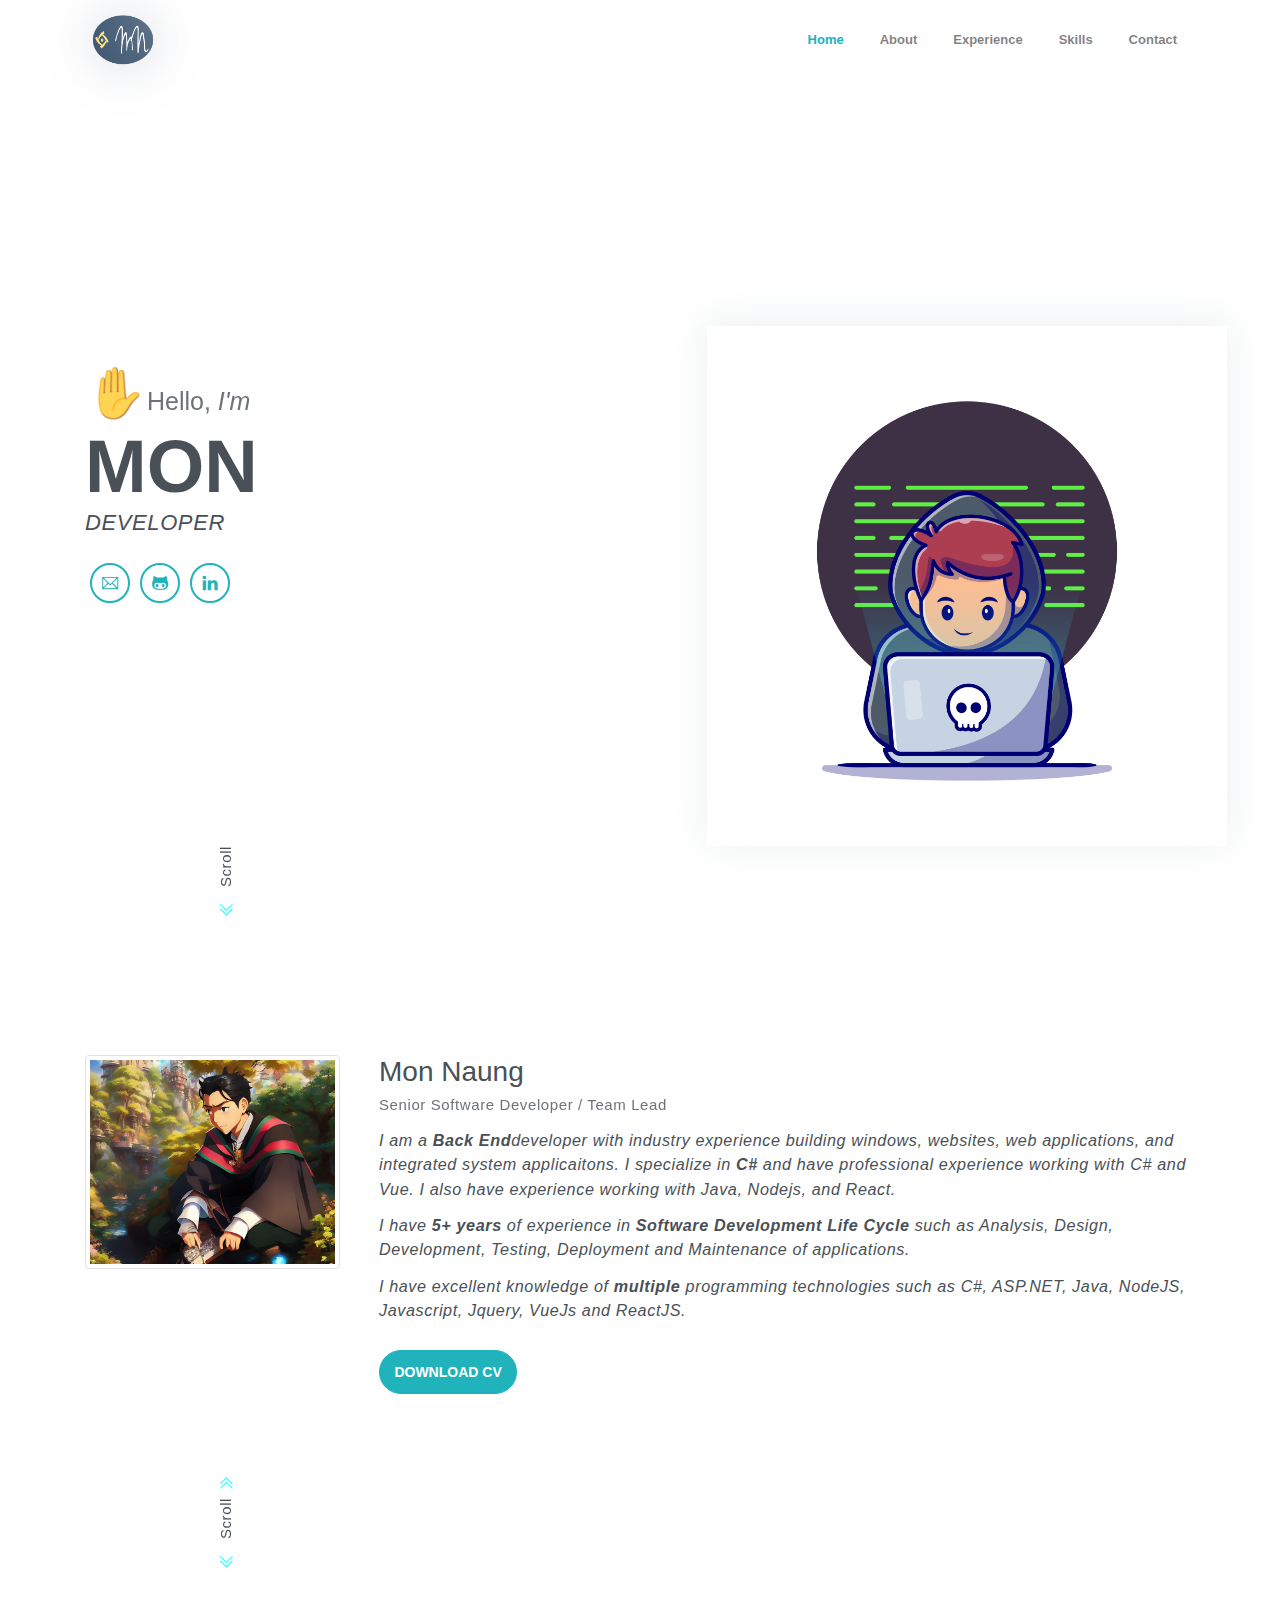
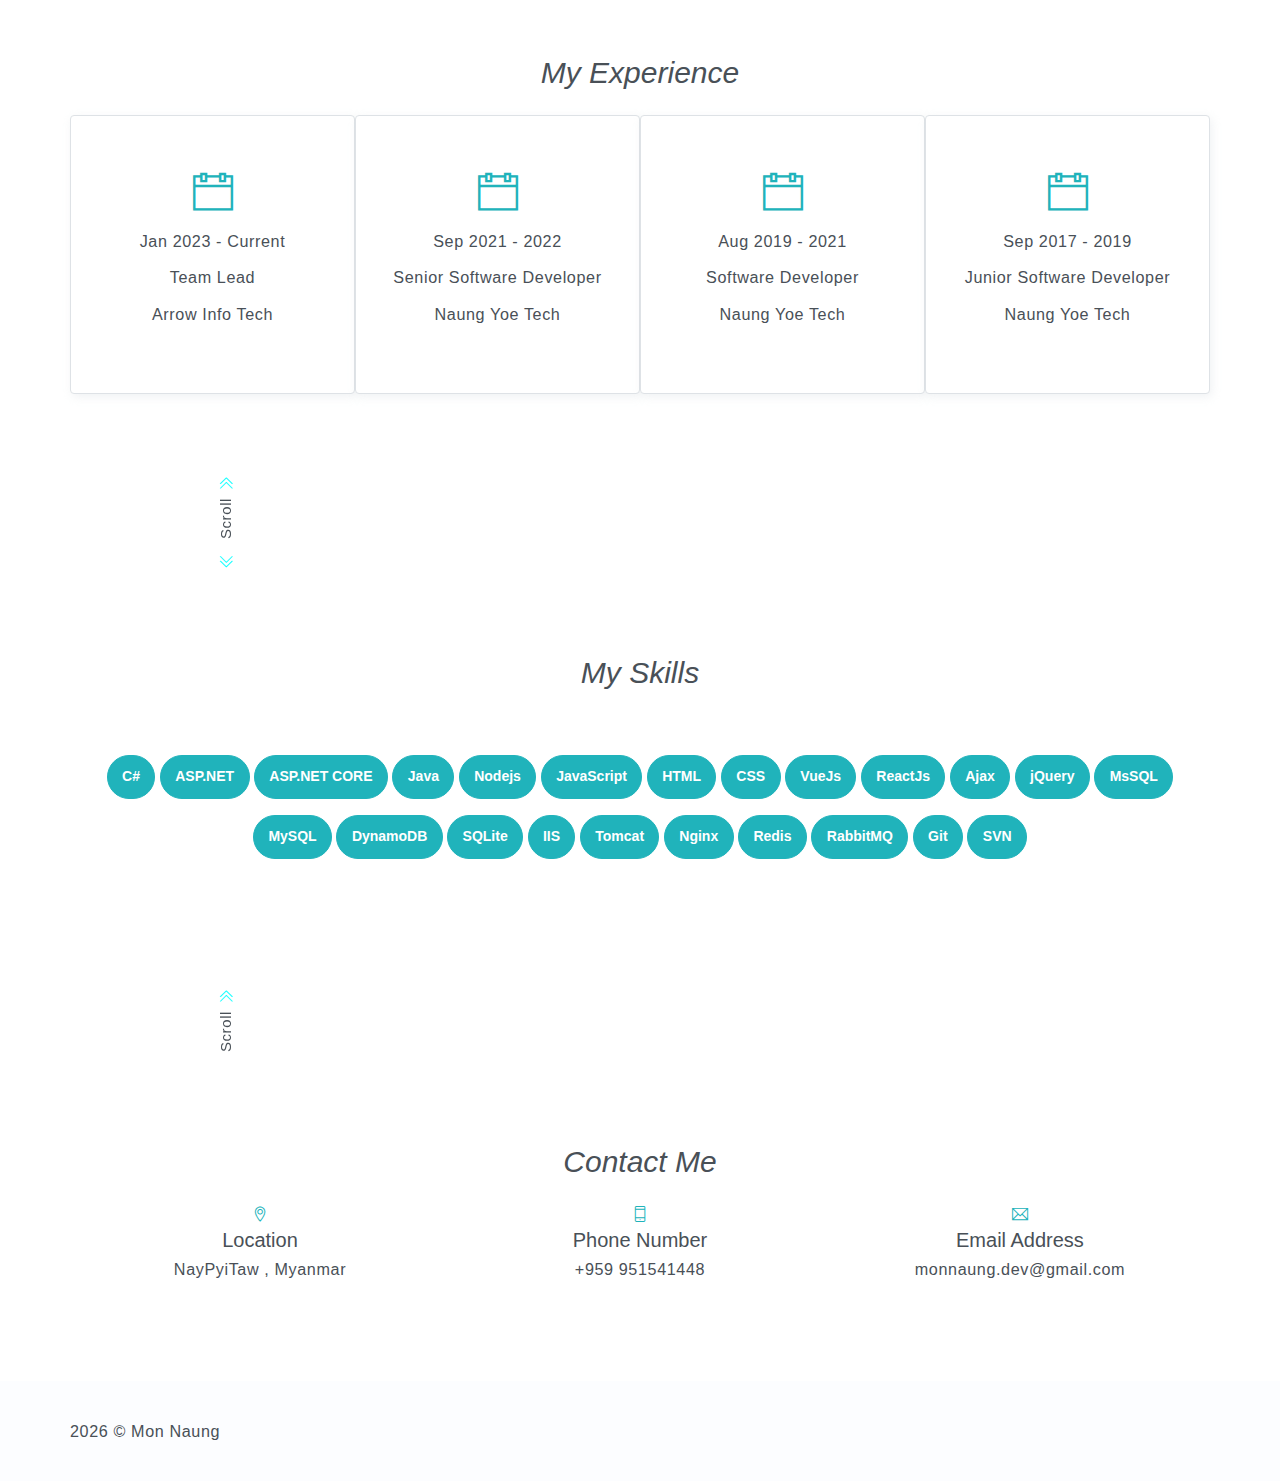
<file: index.html>
<!DOCTYPE html>
<html lang="en">
  <head>
    <meta charset="utf-8" />
    <meta
      name="viewport"
      content="width=device-width, initial-scale=1, shrink-to-fit=no"
    />
    <meta
      name="description"
      content="Start your development."
    />
    <meta name="author" content="Devcrud" />
    <title>portfolio</title>
    <!-- font icons -->
    <link
      rel="stylesheet"
      href="assets/vendors/themify-icons/css/themify-icons.css"
    />
    <!-- Bootstrap + Steller main styles -->
    <link rel="stylesheet" href="assets/css/index.css" />
  </head>
  <body data-spy="scroll" data-target=".navbar" data-offset="40" id="home">

    <!-- <div id="pointer"></div> -->
    <!-- Page navigation -->
    <nav
      class="navbar navbar-expand-lg navbar-light fixed-top"
      data-spy="affix"
      data-offset-top="0"
    >
   
      <div class="container">
        <a class="navbar-brand" href="#"
          ><img src="assets/imgs/logo1-1.png" alt=""
        /></a>
        <button
          class="navbar-toggler"
          type="button"
          data-toggle="collapse"
          data-target="#navbarSupportedContent"
          aria-controls="navbarSupportedContent"
          aria-expanded="false"
          aria-label="Toggle navigation"
        >
          <span class="navbar-toggler-icon"></span>
        </button>

        <div class="collapse navbar-collapse" id="navbarSupportedContent">
          <ul class="navbar-nav ml-auto align-items-center">
            <li class="nav-item">
              <a class="nav-link" href="#home">Home</a>
            </li>
            <li class="nav-item">
              <a class="nav-link" href="#about">About</a>
            </li>
            <li class="nav-item">
              <a class="nav-link" href="#experience">Experience</a>
            </li>
            <li class="nav-item">
              <a class="nav-link" href="#skill">Skills</a>
            </li>
            <!-- <li class="nav-item">
                        <a class="nav-link" href="#testmonial">Testmonial</a>
                    </li>
                    <li class="nav-item">
                        <a class="nav-link" href="#blog">Blog</a>
                    </li> -->
            <li class="nav-item">
              <a class="nav-link" href="#contact">Contact</a>
            </li>
            <!-- <li class="nav-item">
                        <a class="- btn btn-primary rounded ml-4" href="components.html">Copmonents</a>
                    </li> -->
          </ul>
        </div>
      </div>
    </nav>
    <!-- End of page navibation -->

    <!-- Page Header -->
    <header class="header" id="home">
      <div class="container">

        <div class="infos">
          <h6 class="subtitle"><span class="emoji wave" role="img" aria-label="hand wave"></span>Hello,<i> I'm</i></h6>
          <h6 class="title" id="name-animation"></h6>
          <p><i>DEVELOPER</i></p>

          <!-- <div class="buttons pt-3">
                    <button class="btn btn-primary rounded">HIRE ME</button>
                    <button class="btn btn-dark rounded">DOWNLOAD CV</button>
                </div>       -->

          <div class="socials mt-4">
            <a class="social-item" href="mailto:monnaung.dev@gmail.com"
              ><i class="ti-email"></i
            ></a>
            <a class="social-item" href="https://github.com/monnaung-dev" target="_blank"
              ><i class="ti-github"></i
            ></a>
            <a class="social-item" href="https://www.linkedin.com/in/mon-naung-dev" target="_blank"
              ><i class="ti-linkedin"></i
            ></a>
          </div>
        </div>
        <div class="image-container img-holder">
          <img  src="assets/imgs/main.jpg" alt="" class="hover-animation"/>
        </div>
      </div>

      <!-- Header-widget -->
      <!-- <div class="widget">

        <div class="widget-item">
          <h2>10</h2>
          <p>Project Completed</p>
        </div>
      </div> -->
    </header>
    <div class="scroll">
      <p class="vertical-text">Scroll<span></span></p>
      <i class="ti-angle-double-down" style="margin-left:18px;color: cyan;"></i>
    </div>
    <!-- End of Page Header -->

    <!-- About section -->
    <section id="about" class="section mt-1">
      <div class="container mt-5">
        <div class="row text-center text-md-left">
          
          <div class="col-md-3">
            <img src="assets/imgs/profile.png" alt="" class="img-thumbnail mb-4" />
          </div>
          <div class="pl-md-4 col-md-9">
            <h6 class="title">Mon Naung</h6>
            <p class="subtitle">Senior Software Developer / Team Lead</p>
            <i>
              <p>
                I am a <strong>Back End</strong>developer with industry experience building
                windows, websites, web applications, and integrated system
                applicaitons. I specialize in <strong>C#</strong> and have professional experience
                working with C# and Vue. I also have experience working with Java,
                Nodejs, and React.
              </p>
              <p>
                I have <strong>5+ years</strong> of experience in <strong>Software Development Life Cycle</strong>
                such as Analysis, Design, Development, Testing, Deployment and
                Maintenance of applications.
              </p>
              <p>
                I have excellent knowledge of <strong>multiple</strong> programming technologies
                such as C#, ASP.NET, Java, NodeJS, Javascript, Jquery, VueJs and
                ReactJS.
              </p>
            </i>
            <button class="btn btn-primary rounded mt-3">DOWNLOAD CV</button>
          </div>
        </div>
      </div>
    </section>

    <div class="scroll">
      <i class="ti-angle-double-up" style="margin-left:18px;color: cyan;"></i>
      <p class="vertical-text">Scroll<span></span></p>
      <i class="ti-angle-double-down" style="margin-left:18px;color: cyan;"></i>
    </div>
    <!-- experience section -->
    <section id="experience" class="section">
      <div class="container text-center">
      
        <h6 class="section-title mb-4"><i>My Experience</i></h6>
        <!-- <a href="home.html"> <p style="color:rgb(7, 207, 31);font-weight: 600;">view projects
        <span><i class="ti-angle-double-right"></i></span></p></a> -->
       
        <div class="row">
          <div class="custom-card card border col-md-3">
            <div class="card-body">
              <i class="ti-calendar"></i>
              <p>Jan 2023 - Current</p>
              <p>Team Lead</p>
              <p>Arrow Info Tech</p>
            </div>
          </div>
          <div class="custom-card card border col-md-3">
            <div class="card-body">
                <i class="ti-calendar"></i>
              <p>Sep 2021 - 2022</p>
              <p>Senior Software Developer</p>
              <p>Naung Yoe Tech</p>
            </div>
          </div>

          <div class="custom-card card border col-md-3">
            <div class="card-body">
                <i class="ti-calendar"></i>
              <p>Aug 2019 - 2021</p>
              <p>Software Developer</p>
              <p>Naung Yoe Tech</p>
            </div>
          </div>

          <div class="custom-card card border col-md-3">
            <div class="card-body">
                <i class="ti-calendar"></i>
              <p>Sep 2017 - 2019</p>
              <p>Junior Software Developer</p>
              <p>Naung Yoe Tech</p>
            </div>
          </div>
        </div>
        
      </div>
    </section>
    <!-- End of Sectoin -->
    
    <div class="scroll">
      <i class="ti-angle-double-up" style="margin-left:18px;color: cyan;"></i>
      <p class="vertical-text">Scroll<span></span></p>
      <i class="ti-angle-double-down" style="margin-left:18px;color: cyan;"></i>
    </div>

    <!-- Skills section -->
    <section id="skill" class="section">
      <div class="container text-center">
        <h6 class="section-title mb-4"><i>My Skills</i></h6>
        <div class="justify-content-start text-start w-100 my-5">
            <button class="btn btn-primary rounded mt-3">C#</button>
            <button class="btn btn-primary rounded mt-3">ASP.NET</button>
            <button class="btn btn-primary rounded mt-3">ASP.NET CORE</button>
            <button class="btn btn-primary rounded mt-3">Java</button>
            <button class="btn btn-primary rounded mt-3">Nodejs</button>
            <button class="btn btn-primary rounded mt-3">JavaScript</button>
            <button class="btn btn-primary rounded mt-3">HTML</button>
            <button class="btn btn-primary rounded mt-3">CSS</button>
            <button class="btn btn-primary rounded mt-3">VueJs</button>
            <button class="btn btn-primary rounded mt-3">ReactJs</button>
            
            <button class="btn btn-primary rounded mt-3">Ajax</button>
            <button class="btn btn-primary rounded mt-3">jQuery</button>
            <button class="btn btn-primary rounded mt-3">MsSQL</button>
            <button class="btn btn-primary rounded mt-3">MySQL</button>
            <button class="btn btn-primary rounded mt-3">DynamoDB</button>
            <button class="btn btn-primary rounded mt-3">SQLite</button>
            <button class="btn btn-primary rounded mt-3">IIS</button>
            <button class="btn btn-primary rounded mt-3">Tomcat</button>
            <button class="btn btn-primary rounded mt-3">Nginx</button>
            <button class="btn btn-primary rounded mt-3">Redis</button>
            <button class="btn btn-primary rounded mt-3">RabbitMQ</button>
            <button class="btn btn-primary rounded mt-3">Git</button>
            <button class="btn btn-primary rounded mt-3">SVN</button>
        </div>
        
      </div>
    </section>
    <!-- End of Skills sections -->

    <div class="scroll">
      <i class="ti-angle-double-up" style="margin-left:18px;color: cyan;"></i>
      <p class="vertical-text">Scroll<span></span></p>
    </div>

    <!-- Contact Section -->
    <section id="contact" class="position-relative section">
      <div class="container text-center">
        <h6 class="section-title mb-4"><i>Contact Me</i></h6>
        
        <div class="row mb-2">
            <div class="item col-md-4">
              <i class="contact-item ti-location-pin"></i>
              <div class="">
                <h5>Location</h5>
                <p>NayPyiTaw , Myanmar</p>
              </div>
            </div>
            <div class="item col-md-4">
              <i class="contact-item ti-mobile"></i>
              <div>
                <h5>Phone Number</h5>
                <p>+959 951541448</p>
              </div>
            </div>
            <div class="item col-md-4">
              <i class="contact-item ti-email"></i>
              <div class="mb-0">
                <h5>Email Address</h5>
                <p>monnaung.dev@gmail.com</p>
              </div>
            </div>
          </div>
      <!-- <div id="map">
        <iframe src="https://snazzymaps.com/embed/61257"></iframe>
      </div> -->
    </section>
    <!-- End of Contact Section -->

    <!-- Page Footer -->
    <footer class="page-footer">
      <div class="container">
        <div class="row align-items-center">
          <div>
            <p>
              <script>
                document.write(new Date().getFullYear());
              </script>
              &copy;
              Mon Naung
            </p>
          </div>
        </div>
      </div>
    </footer>
    <!-- End of page footer -->

    <!-- core  -->
    <script src="assets/vendors/jquery/jquery-3.4.1.js"></script>
    <script src="assets/vendors/bootstrap/bootstrap.bundle.js"></script>
    <!-- bootstrap 3 affix -->
    <script src="assets/vendors/bootstrap/bootstrap.affix.js"></script>

    <!-- steller js -->
    <script src="assets/js/index.js"></script>
  </body>
</html>
</file>
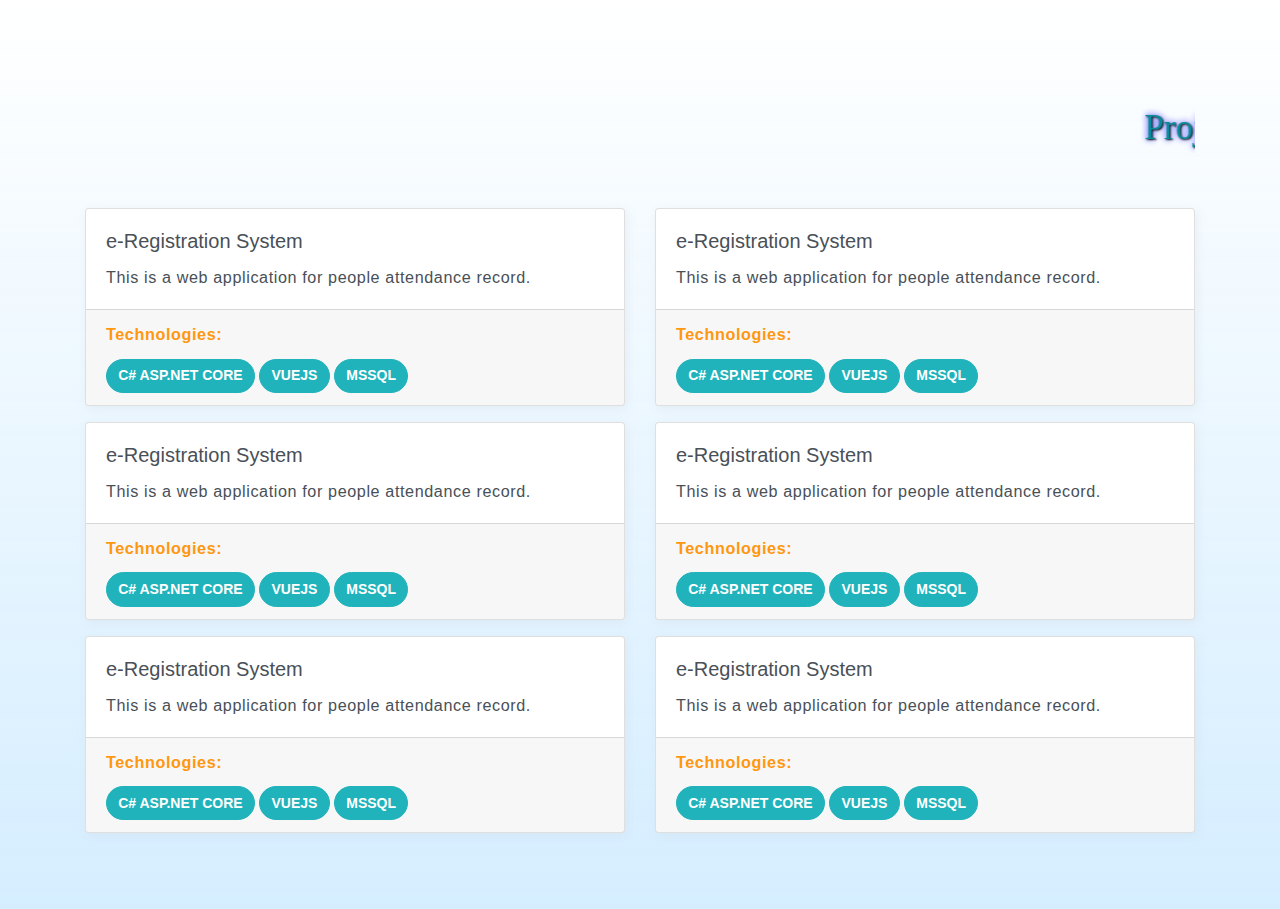
<file: project.html>
<!DOCTYPE html>
<html lang="en">
  <head>
    <meta charset="UTF-8" />
    <meta http-equiv="X-UA-Compatible" content="IE=edge" />
    <meta name="viewport" content="width=device-width, initial-scale=1.0" />
    <title>Document</title>
    
    <style>
      .project-list {
        display: flex;
        /* flex-wrap: wrap; */
        justify-content: space-between;
        gap: 20px;
        margin-bottom: 10px;
      }

      #projects{
        background: linear-gradient(rgba(255, 255, 255, 0.9), rgb(202 233 255 / 80%)),
    url("https://e0.pxfuel.com/wallpapers/318/535/desktop-wallpaper-project-manager.jpg") fixed center center;
  background-size: cover;
  padding: 60px 0;
      }

      .project {

        


        background-color: #fff;
        border-radius: 10px;
        box-shadow: 0 0 10px rgba(0, 0, 0, 0.1);
        padding: 20px;
        position: relative;
        overflow: hidden;
      }

      /* .project:after {
  content: "";
  position: absolute;
  top: 0;
  left: 0;
  width: 100%;
  height: 100%;
  background-color: rgba(255, 255, 255, 0.8);
  opacity: 0;
  transition: opacity 0.2s ease-in-out;
  z-index: 1;
} */

      /* .project:hover:after {
  opacity: 1;
} */

      .project h3 {
        margin-top: 0;
      }

      .project-info {
        position: relative;
        z-index: 2;
      }

      .project-info a {
        position: absolute;
        bottom: 0;
        left: 0;
        width: 100%;
        background-color: #222;
        border-radius: 5px;
        color: #fff;
        padding: 5px 10px;
        text-decoration: none;
        transform: translateY(100%);
        transition: transform 0.2s ease-in-out;
      }

      .project:hover .project-info a {
        transform: translateY(0%);
      }
      .collapse {
        border: 1px solid #ccc;
        margin-bottom: 10px;
      }

      .collapse-header {
        background-color: #f5f5f5;
        padding: 10px;
        cursor: pointer;
      }

      .collapse-body {
        display: none;
        padding: 10px;
      }
      .list {
        display: none;
      }
      .ptitle{
    text-shadow: 1px 1px 2px black, 0 0 1em rgb(250, 250, 250), 0 0 0.2em blue;
    color: rgb(7, 140, 155);
    font: 2.2em Georgia, serif;
  }
  .ttitle{
    color: #ff9710;
    font-weight: bold;
  }
    </style>
     <link rel="stylesheet" href="assets/css/index.css" />
  </head>
  <body>

    
    <section id="projects">
      <div class="container mt-5">


        <div class="row">
          <div class="col-sm-12 mb-5">
            <marquee><h2 class="ptitle">Projects</h2></marquee>
          </div>
          <div class="col-sm-6 mb-3">
            <div class="card">
              <div class="card-body">
                <h5 class="card-title">e-Registration System</h5>
                <p class="card-text">This is a web application for people attendance record.</p>
              </div>
              <div class="card-footer">
                <p class="ttitle"> Technologies: </p> 
                <div class="row">
                  <div class="col-md-12">
                    <button class="btn btn-sm btn-primary rounded">C# ASP.NET CORE</button>
                    <button class="btn btn-sm btn-primary rounded">VUEJS</button>
                    <button class="btn btn-sm btn-primary rounded">MSSQL</button>
                </div>
                </div>
                
              </div>
            </div>
          </div>
          <div class="col-sm-6 mb-3">
            <div class="card">
              <div class="card-body">
                <h5 class="card-title">e-Registration System</h5>
                <p class="card-text">This is a web application for people attendance record.</p>
              </div>
              <div class="card-footer">
                <p class="ttitle"> Technologies: </p> 
                <div class="row">
                  <div class="col-md-12">
                    <button class="btn btn-sm btn-primary rounded">C# ASP.NET CORE</button>
                    <button class="btn btn-sm btn-primary rounded">VUEJS</button>
                    <button class="btn btn-sm btn-primary rounded">MSSQL</button>
                </div>
                </div>
                
              </div>
            </div>
          </div>
          <div class="col-sm-6 mb-3">
            <div class="card">
              <div class="card-body">
                <h5 class="card-title">e-Registration System</h5>
                <p class="card-text">This is a web application for people attendance record.</p>
              </div>
              <div class="card-footer">
                <p class="ttitle"> Technologies: </p> 
                <div class="row">
                  <div class="col-md-12">
                    <button class="btn btn-sm btn-primary rounded">C# ASP.NET CORE</button>
                    <button class="btn btn-sm btn-primary rounded">VUEJS</button>
                    <button class="btn btn-sm btn-primary rounded">MSSQL</button>
                </div>
                </div>
                
              </div>
            </div>
          </div>
          <div class="col-sm-6 mb-3">
            <div class="card">
              <div class="card-body">
                <h5 class="card-title">e-Registration System</h5>
                <p class="card-text">This is a web application for people attendance record.</p>
              </div>
              <div class="card-footer">
                <p class="ttitle"> Technologies: </p> 
                <div class="row">
                  <div class="col-md-12">
                    <button class="btn btn-sm btn-primary rounded">C# ASP.NET CORE</button>
                    <button class="btn btn-sm btn-primary rounded">VUEJS</button>
                    <button class="btn btn-sm btn-primary rounded">MSSQL</button>
                </div>
                </div>
                
              </div>
            </div>
          </div>
          <div class="col-sm-6 mb-3">
            <div class="card">
              <div class="card-body">
                <h5 class="card-title">e-Registration System</h5>
                <p class="card-text">This is a web application for people attendance record.</p>
              </div>
              <div class="card-footer">
                <p class="ttitle"> Technologies: </p> 
                <div class="row">
                  <div class="col-md-12">
                    <button class="btn btn-sm btn-primary rounded">C# ASP.NET CORE</button>
                    <button class="btn btn-sm btn-primary rounded">VUEJS</button>
                    <button class="btn btn-sm btn-primary rounded">MSSQL</button>
                </div>
                </div>
                
              </div>
            </div>
          </div>
          <div class="col-sm-6 mb-3">
            <div class="card">
              <div class="card-body">
                <h5 class="card-title">e-Registration System</h5>
                <p class="card-text">This is a web application for people attendance record.</p>
              </div>
              <div class="card-footer">
                <p class="ttitle"> Technologies: </p> 
                <div class="row">
                  <div class="col-md-12">
                    <button class="btn btn-sm btn-primary rounded">C# ASP.NET CORE</button>
                    <button class="btn btn-sm btn-primary rounded">VUEJS</button>
                    <button class="btn btn-sm btn-primary rounded">MSSQL</button>
                </div>
                </div>
                
              </div>
            </div>
          </div>
        </div>

        
      </div>
    </section>


    <script src="assets/vendors/jquery/jquery-3.4.1.js"></script>
    <script src="assets/vendors/bootstrap/bootstrap.bundle.js"></script>
    <script>
      
      var button1 = document.getElementById("toggle-btn1");
      var list1 = document.getElementById("list1");

      button1.addEventListener("click", function () {
        if (list1.style.display === "none") {
          list1.style.display = "block";
        } else {
          list1.style.display = "none";
        }
      });

      var button2 = document.getElementById("toggle-btn2");
      var list2 = document.getElementById("list2");

      button2.addEventListener("click", function () {
        if (list2.style.display === "none") {
          list2.style.display = "block";
        } else {
          list2.style.display = "none";
        }
      });

      var button3 = document.getElementById("toggle-btn3");
      var list3 = document.getElementById("list3");

      button3.addEventListener("click", function () {
        if (list3.style.display === "none") {
          list3.style.display = "block";
        } else {
          list3.style.display = "none";
        }
      });

    </script>
  </body>
</html>
</file>
<file: assets/vendors/themify-icons/css/themify-icons.css>
@font-face {
	font-family: 'themify';
	src:url("../fonts/themify.eot?-fvbane");
	src:url("../fonts/themify.eot?#iefix-fvbane") format("embedded-opentype"),
		url("../fonts/themify.woff?-fvbane") format("woff"),
		url("../fonts/themify.ttf?-fvbane") format("truetype"),
		url("../fonts/themify.svg?-fvbane#themify") format("svg");
	font-weight: normal;
	font-style: normal;
}

[class^="ti-"], [class*=" ti-"] {
	font-family: 'themify';
	speak: none;
	font-style: normal;
	font-weight: normal;
	font-variant: normal;
	text-transform: none;
	line-height: 1;

	/* Better Font Rendering =========== */
	-webkit-font-smoothing: antialiased;
	-moz-osx-font-smoothing: grayscale;
}

.ti-wand:before {
	content: "\e600";
}
.ti-volume:before {
	content: "\e601";
}
.ti-user:before {
	content: "\e602";
}
.ti-unlock:before {
	content: "\e603";
}
.ti-unlink:before {
	content: "\e604";
}
.ti-trash:before {
	content: "\e605";
}
.ti-thought:before {
	content: "\e606";
}
.ti-target:before {
	content: "\e607";
}
.ti-tag:before {
	content: "\e608";
}
.ti-tablet:before {
	content: "\e609";
}
.ti-star:before {
	content: "\e60a";
}
.ti-spray:before {
	content: "\e60b";
}
.ti-signal:before {
	content: "\e60c";
}
.ti-shopping-cart:before {
	content: "\e60d";
}
.ti-shopping-cart-full:before {
	content: "\e60e";
}
.ti-settings:before {
	content: "\e60f";
}
.ti-search:before {
	content: "\e610";
}
.ti-zoom-in:before {
	content: "\e611";
}
.ti-zoom-out:before {
	content: "\e612";
}
.ti-cut:before {
	content: "\e613";
}
.ti-ruler:before {
	content: "\e614";
}
.ti-ruler-pencil:before {
	content: "\e615";
}
.ti-ruler-alt:before {
	content: "\e616";
}
.ti-bookmark:before {
	content: "\e617";
}
.ti-bookmark-alt:before {
	content: "\e618";
}
.ti-reload:before {
	content: "\e619";
}
.ti-plus:before {
	content: "\e61a";
}
.ti-pin:before {
	content: "\e61b";
}
.ti-pencil:before {
	content: "\e61c";
}
.ti-pencil-alt:before {
	content: "\e61d";
}
.ti-paint-roller:before {
	content: "\e61e";
}
.ti-paint-bucket:before {
	content: "\e61f";
}
.ti-na:before {
	content: "\e620";
}
.ti-mobile:before {
	content: "\e621";
}
.ti-minus:before {
	content: "\e622";
}
.ti-medall:before {
	content: "\e623";
}
.ti-medall-alt:before {
	content: "\e624";
}
.ti-marker:before {
	content: "\e625";
}
.ti-marker-alt:before {
	content: "\e626";
}
.ti-arrow-up:before {
	content: "\e627";
}
.ti-arrow-right:before {
	content: "\e628";
}
.ti-arrow-left:before {
	content: "\e629";
}
.ti-arrow-down:before {
	content: "\e62a";
}
.ti-lock:before {
	content: "\e62b";
}
.ti-location-arrow:before {
	content: "\e62c";
}
.ti-link:before {
	content: "\e62d";
}
.ti-layout:before {
	content: "\e62e";
}
.ti-layers:before {
	content: "\e62f";
}
.ti-layers-alt:before {
	content: "\e630";
}
.ti-key:before {
	content: "\e631";
}
.ti-import:before {
	content: "\e632";
}
.ti-image:before {
	content: "\e633";
}
.ti-heart:before {
	content: "\e634";
}
.ti-heart-broken:before {
	content: "\e635";
}
.ti-hand-stop:before {
	content: "\e636";
}
.ti-hand-open:before {
	content: "\e637";
}
.ti-hand-drag:before {
	content: "\e638";
}
.ti-folder:before {
	content: "\e639";
}
.ti-flag:before {
	content: "\e63a";
}
.ti-flag-alt:before {
	content: "\e63b";
}
.ti-flag-alt-2:before {
	content: "\e63c";
}
.ti-eye:before {
	content: "\e63d";
}
.ti-export:before {
	content: "\e63e";
}
.ti-exchange-vertical:before {
	content: "\e63f";
}
.ti-desktop:before {
	content: "\e640";
}
.ti-cup:before {
	content: "\e641";
}
.ti-crown:before {
	content: "\e642";
}
.ti-comments:before {
	content: "\e643";
}
.ti-comment:before {
	content: "\e644";
}
.ti-comment-alt:before {
	content: "\e645";
}
.ti-close:before {
	content: "\e646";
}
.ti-clip:before {
	content: "\e647";
}
.ti-angle-up:before {
	content: "\e648";
}
.ti-angle-right:before {
	content: "\e649";
}
.ti-angle-left:before {
	content: "\e64a";
}
.ti-angle-down:before {
	content: "\e64b";
}
.ti-check:before {
	content: "\e64c";
}
.ti-check-box:before {
	content: "\e64d";
}
.ti-camera:before {
	content: "\e64e";
}
.ti-announcement:before {
	content: "\e64f";
}
.ti-brush:before {
	content: "\e650";
}
.ti-briefcase:before {
	content: "\e651";
}
.ti-bolt:before {
	content: "\e652";
}
.ti-bolt-alt:before {
	content: "\e653";
}
.ti-blackboard:before {
	content: "\e654";
}
.ti-bag:before {
	content: "\e655";
}
.ti-move:before {
	content: "\e656";
}
.ti-arrows-vertical:before {
	content: "\e657";
}
.ti-arrows-horizontal:before {
	content: "\e658";
}
.ti-fullscreen:before {
	content: "\e659";
}
.ti-arrow-top-right:before {
	content: "\e65a";
}
.ti-arrow-top-left:before {
	content: "\e65b";
}
.ti-arrow-circle-up:before {
	content: "\e65c";
}
.ti-arrow-circle-right:before {
	content: "\e65d";
}
.ti-arrow-circle-left:before {
	content: "\e65e";
}
.ti-arrow-circle-down:before {
	content: "\e65f";
}
.ti-angle-double-up:before {
	content: "\e660";
}
.ti-angle-double-right:before {
	content: "\e661";
}
.ti-angle-double-left:before {
	content: "\e662";
}
.ti-angle-double-down:before {
	content: "\e663";
}
.ti-zip:before {
	content: "\e664";
}
.ti-world:before {
	content: "\e665";
}
.ti-wheelchair:before {
	content: "\e666";
}
.ti-view-list:before {
	content: "\e667";
}
.ti-view-list-alt:before {
	content: "\e668";
}
.ti-view-grid:before {
	content: "\e669";
}
.ti-uppercase:before {
	content: "\e66a";
}
.ti-upload:before {
	content: "\e66b";
}
.ti-underline:before {
	content: "\e66c";
}
.ti-truck:before {
	content: "\e66d";
}
.ti-timer:before {
	content: "\e66e";
}
.ti-ticket:before {
	content: "\e66f";
}
.ti-thumb-up:before {
	content: "\e670";
}
.ti-thumb-down:before {
	content: "\e671";
}
.ti-text:before {
	content: "\e672";
}
.ti-stats-up:before {
	content: "\e673";
}
.ti-stats-down:before {
	content: "\e674";
}
.ti-split-v:before {
	content: "\e675";
}
.ti-split-h:before {
	content: "\e676";
}
.ti-smallcap:before {
	content: "\e677";
}
.ti-shine:before {
	content: "\e678";
}
.ti-shift-right:before {
	content: "\e679";
}
.ti-shift-left:before {
	content: "\e67a";
}
.ti-shield:before {
	content: "\e67b";
}
.ti-notepad:before {
	content: "\e67c";
}
.ti-server:before {
	content: "\e67d";
}
.ti-quote-right:before {
	content: "\e67e";
}
.ti-quote-left:before {
	content: "\e67f";
}
.ti-pulse:before {
	content: "\e680";
}
.ti-printer:before {
	content: "\e681";
}
.ti-power-off:before {
	content: "\e682";
}
.ti-plug:before {
	content: "\e683";
}
.ti-pie-chart:before {
	content: "\e684";
}
.ti-paragraph:before {
	content: "\e685";
}
.ti-panel:before {
	content: "\e686";
}
.ti-package:before {
	content: "\e687";
}
.ti-music:before {
	content: "\e688";
}
.ti-music-alt:before {
	content: "\e689";
}
.ti-mouse:before {
	content: "\e68a";
}
.ti-mouse-alt:before {
	content: "\e68b";
}
.ti-money:before {
	content: "\e68c";
}
.ti-microphone:before {
	content: "\e68d";
}
.ti-menu:before {
	content: "\e68e";
}
.ti-menu-alt:before {
	content: "\e68f";
}
.ti-map:before {
	content: "\e690";
}
.ti-map-alt:before {
	content: "\e691";
}
.ti-loop:before {
	content: "\e692";
}
.ti-location-pin:before {
	content: "\e693";
}
.ti-list:before {
	content: "\e694";
}
.ti-light-bulb:before {
	content: "\e695";
}
.ti-Italic:before {
	content: "\e696";
}
.ti-info:before {
	content: "\e697";
}
.ti-infinite:before {
	content: "\e698";
}
.ti-id-badge:before {
	content: "\e699";
}
.ti-hummer:before {
	content: "\e69a";
}
.ti-home:before {
	content: "\e69b";
}
.ti-help:before {
	content: "\e69c";
}
.ti-headphone:before {
	content: "\e69d";
}
.ti-harddrives:before {
	content: "\e69e";
}
.ti-harddrive:before {
	content: "\e69f";
}
.ti-gift:before {
	content: "\e6a0";
}
.ti-game:before {
	content: "\e6a1";
}
.ti-filter:before {
	content: "\e6a2";
}
.ti-files:before {
	content: "\e6a3";
}
.ti-file:before {
	content: "\e6a4";
}
.ti-eraser:before {
	content: "\e6a5";
}
.ti-envelope:before {
	content: "\e6a6";
}
.ti-download:before {
	content: "\e6a7";
}
.ti-direction:before {
	content: "\e6a8";
}
.ti-direction-alt:before {
	content: "\e6a9";
}
.ti-dashboard:before {
	content: "\e6aa";
}
.ti-control-stop:before {
	content: "\e6ab";
}
.ti-control-shuffle:before {
	content: "\e6ac";
}
.ti-control-play:before {
	content: "\e6ad";
}
.ti-control-pause:before {
	content: "\e6ae";
}
.ti-control-forward:before {
	content: "\e6af";
}
.ti-control-backward:before {
	content: "\e6b0";
}
.ti-cloud:before {
	content: "\e6b1";
}
.ti-cloud-up:before {
	content: "\e6b2";
}
.ti-cloud-down:before {
	content: "\e6b3";
}
.ti-clipboard:before {
	content: "\e6b4";
}
.ti-car:before {
	content: "\e6b5";
}
.ti-calendar:before {
	content: "\e6b6";
}
.ti-book:before {
	content: "\e6b7";
}
.ti-bell:before {
	content: "\e6b8";
}
.ti-basketball:before {
	content: "\e6b9";
}
.ti-bar-chart:before {
	content: "\e6ba";
}
.ti-bar-chart-alt:before {
	content: "\e6bb";
}
.ti-back-right:before {
	content: "\e6bc";
}
.ti-back-left:before {
	content: "\e6bd";
}
.ti-arrows-corner:before {
	content: "\e6be";
}
.ti-archive:before {
	content: "\e6bf";
}
.ti-anchor:before {
	content: "\e6c0";
}
.ti-align-right:before {
	content: "\e6c1";
}
.ti-align-left:before {
	content: "\e6c2";
}
.ti-align-justify:before {
	content: "\e6c3";
}
.ti-align-center:before {
	content: "\e6c4";
}
.ti-alert:before {
	content: "\e6c5";
}
.ti-alarm-clock:before {
	content: "\e6c6";
}
.ti-agenda:before {
	content: "\e6c7";
}
.ti-write:before {
	content: "\e6c8";
}
.ti-window:before {
	content: "\e6c9";
}
.ti-widgetized:before {
	content: "\e6ca";
}
.ti-widget:before {
	content: "\e6cb";
}
.ti-widget-alt:before {
	content: "\e6cc";
}
.ti-wallet:before {
	content: "\e6cd";
}
.ti-video-clapper:before {
	content: "\e6ce";
}
.ti-video-camera:before {
	content: "\e6cf";
}
.ti-vector:before {
	content: "\e6d0";
}
.ti-themify-logo:before {
	content: "\e6d1";
}
.ti-themify-favicon:before {
	content: "\e6d2";
}
.ti-themify-favicon-alt:before {
	content: "\e6d3";
}
.ti-support:before {
	content: "\e6d4";
}
.ti-stamp:before {
	content: "\e6d5";
}
.ti-split-v-alt:before {
	content: "\e6d6";
}
.ti-slice:before {
	content: "\e6d7";
}
.ti-shortcode:before {
	content: "\e6d8";
}
.ti-shift-right-alt:before {
	content: "\e6d9";
}
.ti-shift-left-alt:before {
	content: "\e6da";
}
.ti-ruler-alt-2:before {
	content: "\e6db";
}
.ti-receipt:before {
	content: "\e6dc";
}
.ti-pin2:before {
	content: "\e6dd";
}
.ti-pin-alt:before {
	content: "\e6de";
}
.ti-pencil-alt2:before {
	content: "\e6df";
}
.ti-palette:before {
	content: "\e6e0";
}
.ti-more:before {
	content: "\e6e1";
}
.ti-more-alt:before {
	content: "\e6e2";
}
.ti-microphone-alt:before {
	content: "\e6e3";
}
.ti-magnet:before {
	content: "\e6e4";
}
.ti-line-double:before {
	content: "\e6e5";
}
.ti-line-dotted:before {
	content: "\e6e6";
}
.ti-line-dashed:before {
	content: "\e6e7";
}
.ti-layout-width-full:before {
	content: "\e6e8";
}
.ti-layout-width-default:before {
	content: "\e6e9";
}
.ti-layout-width-default-alt:before {
	content: "\e6ea";
}
.ti-layout-tab:before {
	content: "\e6eb";
}
.ti-layout-tab-window:before {
	content: "\e6ec";
}
.ti-layout-tab-v:before {
	content: "\e6ed";
}
.ti-layout-tab-min:before {
	content: "\e6ee";
}
.ti-layout-slider:before {
	content: "\e6ef";
}
.ti-layout-slider-alt:before {
	content: "\e6f0";
}
.ti-layout-sidebar-right:before {
	content: "\e6f1";
}
.ti-layout-sidebar-none:before {
	content: "\e6f2";
}
.ti-layout-sidebar-left:before {
	content: "\e6f3";
}
.ti-layout-placeholder:before {
	content: "\e6f4";
}
.ti-layout-menu:before {
	content: "\e6f5";
}
.ti-layout-menu-v:before {
	content: "\e6f6";
}
.ti-layout-menu-separated:before {
	content: "\e6f7";
}
.ti-layout-menu-full:before {
	content: "\e6f8";
}
.ti-layout-media-right-alt:before {
	content: "\e6f9";
}
.ti-layout-media-right:before {
	content: "\e6fa";
}
.ti-layout-media-overlay:before {
	content: "\e6fb";
}
.ti-layout-media-overlay-alt:before {
	content: "\e6fc";
}
.ti-layout-media-overlay-alt-2:before {
	content: "\e6fd";
}
.ti-layout-media-left-alt:before {
	content: "\e6fe";
}
.ti-layout-media-left:before {
	content: "\e6ff";
}
.ti-layout-media-center-alt:before {
	content: "\e700";
}
.ti-layout-media-center:before {
	content: "\e701";
}
.ti-layout-list-thumb:before {
	content: "\e702";
}
.ti-layout-list-thumb-alt:before {
	content: "\e703";
}
.ti-layout-list-post:before {
	content: "\e704";
}
.ti-layout-list-large-image:before {
	content: "\e705";
}
.ti-layout-line-solid:before {
	content: "\e706";
}
.ti-layout-grid4:before {
	content: "\e707";
}
.ti-layout-grid3:before {
	content: "\e708";
}
.ti-layout-grid2:before {
	content: "\e709";
}
.ti-layout-grid2-thumb:before {
	content: "\e70a";
}
.ti-layout-cta-right:before {
	content: "\e70b";
}
.ti-layout-cta-left:before {
	content: "\e70c";
}
.ti-layout-cta-center:before {
	content: "\e70d";
}
.ti-layout-cta-btn-right:before {
	content: "\e70e";
}
.ti-layout-cta-btn-left:before {
	content: "\e70f";
}
.ti-layout-column4:before {
	content: "\e710";
}
.ti-layout-column3:before {
	content: "\e711";
}
.ti-layout-column2:before {
	content: "\e712";
}
.ti-layout-accordion-separated:before {
	content: "\e713";
}
.ti-layout-accordion-merged:before {
	content: "\e714";
}
.ti-layout-accordion-list:before {
	content: "\e715";
}
.ti-ink-pen:before {
	content: "\e716";
}
.ti-info-alt:before {
	content: "\e717";
}
.ti-help-alt:before {
	content: "\e718";
}
.ti-headphone-alt:before {
	content: "\e719";
}
.ti-hand-point-up:before {
	content: "\e71a";
}
.ti-hand-point-right:before {
	content: "\e71b";
}
.ti-hand-point-left:before {
	content: "\e71c";
}
.ti-hand-point-down:before {
	content: "\e71d";
}
.ti-gallery:before {
	content: "\e71e";
}
.ti-face-smile:before {
	content: "\e71f";
}
.ti-face-sad:before {
	content: "\e720";
}
.ti-credit-card:before {
	content: "\e721";
}
.ti-control-skip-forward:before {
	content: "\e722";
}
.ti-control-skip-backward:before {
	content: "\e723";
}
.ti-control-record:before {
	content: "\e724";
}
.ti-control-eject:before {
	content: "\e725";
}
.ti-comments-smiley:before {
	content: "\e726";
}
.ti-brush-alt:before {
	content: "\e727";
}
.ti-youtube:before {
	content: "\e728";
}
.ti-vimeo:before {
	content: "\e729";
}
.ti-twitter:before {
	content: "\e72a";
}
.ti-time:before {
	content: "\e72b";
}
.ti-tumblr:before {
	content: "\e72c";
}
.ti-skype:before {
	content: "\e72d";
}
.ti-share:before {
	content: "\e72e";
}
.ti-share-alt:before {
	content: "\e72f";
}
.ti-rocket:before {
	content: "\e730";
}
.ti-pinterest:before {
	content: "\e731";
}
.ti-new-window:before {
	content: "\e732";
}
.ti-microsoft:before {
	content: "\e733";
}
.ti-list-ol:before {
	content: "\e734";
}
.ti-linkedin:before {
	content: "\e735";
}
.ti-layout-sidebar-2:before {
	content: "\e736";
}
.ti-layout-grid4-alt:before {
	content: "\e737";
}
.ti-layout-grid3-alt:before {
	content: "\e738";
}
.ti-layout-grid2-alt:before {
	content: "\e739";
}
.ti-layout-column4-alt:before {
	content: "\e73a";
}
.ti-layout-column3-alt:before {
	content: "\e73b";
}
.ti-layout-column2-alt:before {
	content: "\e73c";
}
.ti-instagram:before {
	content: "\e73d";
}
.ti-google:before {
	content: "\e73e";
}
.ti-github:before {
	content: "\e73f";
}
.ti-flickr:before {
	content: "\e740";
}
.ti-facebook:before {
	content: "\e741";
}
.ti-dropbox:before {
	content: "\e742";
}
.ti-dribbble:before {
	content: "\e743";
}
.ti-apple:before {
	content: "\e744";
}
.ti-android:before {
	content: "\e745";
}
.ti-save:before {
	content: "\e746";
}
.ti-save-alt:before {
	content: "\e747";
}
.ti-yahoo:before {
	content: "\e748";
}
.ti-wordpress:before {
	content: "\e749";
}
.ti-vimeo-alt:before {
	content: "\e74a";
}
.ti-twitter-alt:before {
	content: "\e74b";
}
.ti-tumblr-alt:before {
	content: "\e74c";
}
.ti-trello:before {
	content: "\e74d";
}
.ti-stack-overflow:before {
	content: "\e74e";
}
.ti-soundcloud:before {
	content: "\e74f";
}
.ti-sharethis:before {
	content: "\e750";
}
.ti-sharethis-alt:before {
	content: "\e751";
}
.ti-reddit:before {
	content: "\e752";
}
.ti-pinterest-alt:before {
	content: "\e753";
}
.ti-microsoft-alt:before {
	content: "\e754";
}
.ti-linux:before {
	content: "\e755";
}
.ti-jsfiddle:before {
	content: "\e756";
}
.ti-joomla:before {
	content: "\e757";
}
.ti-html5:before {
	content: "\e758";
}
.ti-flickr-alt:before {
	content: "\e759";
}
.ti-email:before {
	content: "\e75a";
}
.ti-drupal:before {
	content: "\e75b";
}
.ti-dropbox-alt:before {
	content: "\e75c";
}
.ti-css3:before {
	content: "\e75d";
}
.ti-rss:before {
	content: "\e75e";
}
.ti-rss-alt:before {
	content: "\e75f";
}
</file>
